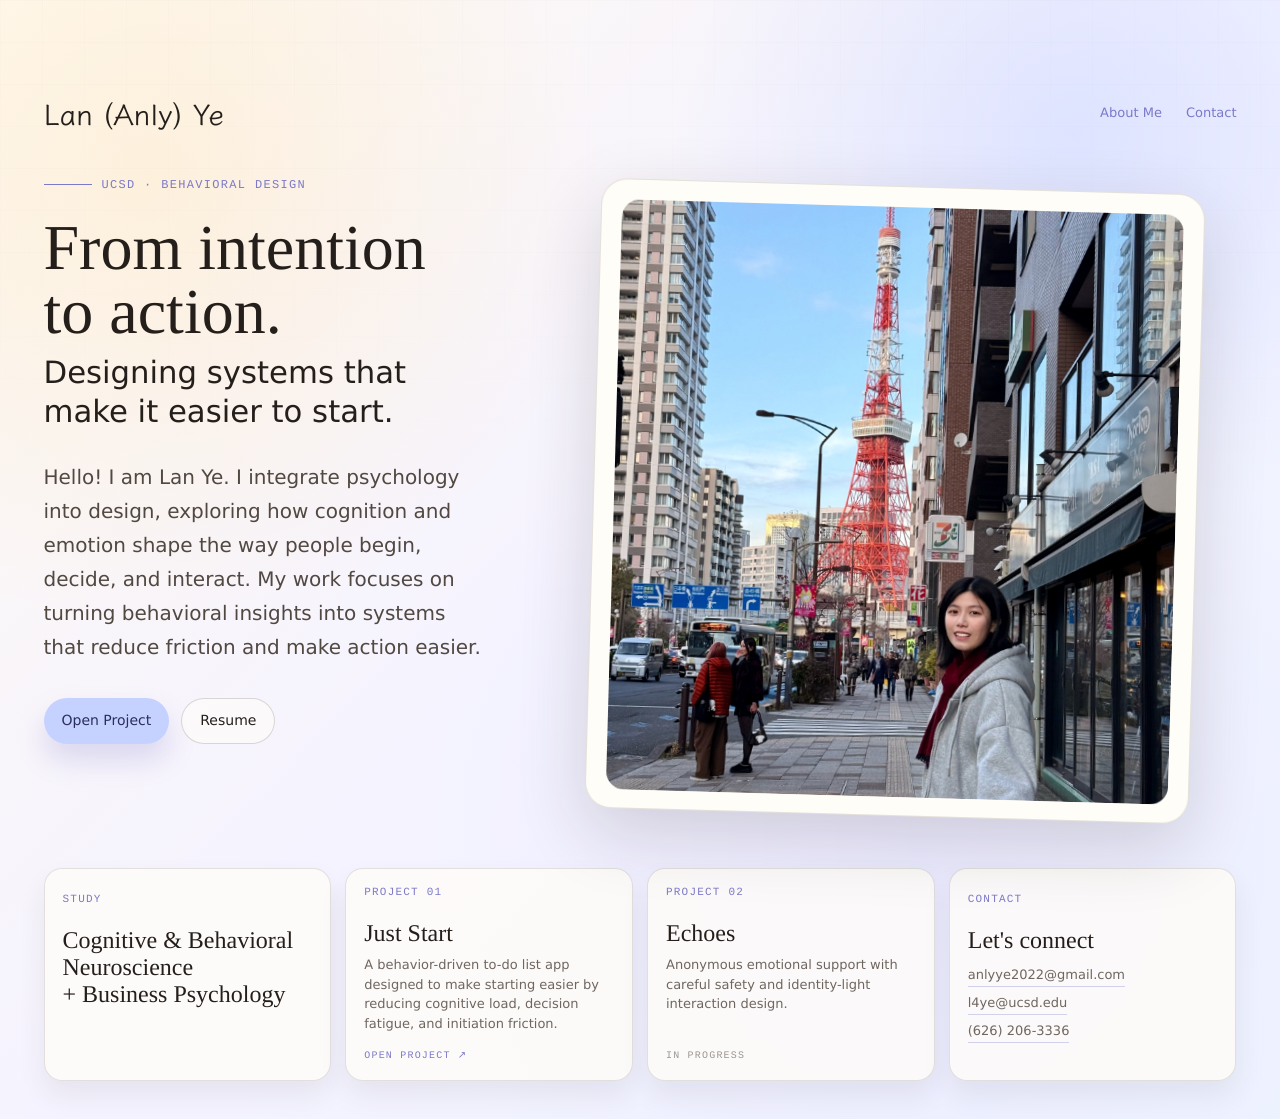
<file: index.html>
<!doctype html>
<html lang="en">
  <head>
    <meta charset="utf-8" />
    <meta name="viewport" content="width=device-width, initial-scale=1" />
    <title>Lan Ye Personal Site</title>
    <link
      rel="icon"
      href="data:image/svg+xml,%3Csvg xmlns='http://www.w3.org/2000/svg' viewBox='0 0 32 32'%3E%3Crect width='32' height='32' rx='8' fill='%23fbf6ed'/%3E%3Cpath d='M7 23V8h3v12h7v3H7Zm11 0V8h3l4 15h-3l-.7-3h-3.8l-.7 3H18Zm.2-5.6h2.5L19.5 12h-.1l-1.2 5.4Z' fill='%23d74732'/%3E%3C/svg%3E"
    />
    <meta
      name="description"
      content="Lan Ye personal website, integrating a Tokyo Tower portrait, project work, and resume entry."
    />
    <link rel="preconnect" href="https://fonts.googleapis.com" />
    <link rel="preconnect" href="https://fonts.gstatic.com" crossorigin />
    <link
      href="https://fonts.googleapis.com/css2?family=Klee+One:wght@400;600&amp;display=swap"
      rel="stylesheet"
    />
    <link rel="stylesheet" href="assets/site.css" />
  </head>
  <body>
    <main>
      <section id="postcard" class="postcard" aria-label="Lan Ye personal site">
        <div class="postcard-shell">
          <nav class="postcard-nav" aria-label="Postcard navigation">
            <a class="postcard-mark" href="#postcard">Lan (Anly) Ye</a>
            <div class="postcard-links">
              <a href="#postcard-about">About Me</a>
              <a href="#postcard-contact">Contact</a>
            </div>
          </nav>

          <div class="postcard-hero">
            <div class="postcard-copy">
              <div class="eyebrow">UCSD · Behavioral Design</div>
              <h1>
                From intention to action.
                <span>Designing systems that make it easier to start.</span>
              </h1>
              <p class="postcard-lede">
                Hello! I am Lan Ye. I integrate psychology into design, exploring how cognition and
                emotion shape the way people begin, decide, and interact. My work focuses on turning
                behavioral insights into systems that reduce friction and make action easier.
              </p>
              <div class="postcard-actions">
                <a
                  class="primary-action"
                  href="https://money-node-59970788.figma.site/"
                  target="_blank"
                  rel="noopener"
                  >Open Project</a
                >
                <a class="ghost-action" href="assets/lan-ye-resume.html">Resume</a>
              </div>
            </div>

            <div class="postcard-photo-wrap" aria-label="Tokyo Tower portrait feature">
              <figure class="postcard-photo-card">
                <img
                  class="postcard-photo"
                  src="assets/tokyo-tower-lan-ye.jpg"
                  alt="Lan Ye standing on a Tokyo street with Tokyo Tower in the background"
                />
              </figure>
            </div>
          </div>

          <div class="postcard-modules">
            <article id="postcard-about" class="note-card">
              <span>Study</span>
              <h2>Cognitive & Behavioral Neuroscience<br />+ Business Psychology</h2>
            </article>
            <a
              id="postcard-projects"
              class="note-card project-card"
              href="https://money-node-59970788.figma.site/"
              target="_blank"
              rel="noopener"
            >
              <span>Project 01</span>
              <h2>Just Start</h2>
              <p>
                A behavior-driven to-do list app designed to make starting easier by reducing cognitive
                load, decision fatigue, and initiation friction.
              </p>
              <div class="project-status">Open project</div>
            </a>
            <article class="note-card project-card is-muted">
              <span>Project 02</span>
              <h2>Echoes</h2>
              <p>Anonymous emotional support with careful safety and identity-light interaction design.</p>
              <div class="project-status">In progress</div>
            </article>
            <article id="postcard-contact" class="note-card contact-card">
              <span>Contact</span>
              <h2>Let's connect</h2>
              <div class="contact-list" aria-label="Lan Ye contact information">
                <a href="mailto:anlyye2022@gmail.com">anlyye2022@gmail.com</a>
                <a href="mailto:l4ye@ucsd.edu">l4ye@ucsd.edu</a>
                <a href="tel:+16262063336">(626) 206-3336</a>
              </div>
            </article>
          </div>
        </div>
      </section>
    </main>

    <script src="assets/site.js" defer></script>
  </body>
</html>
</file>
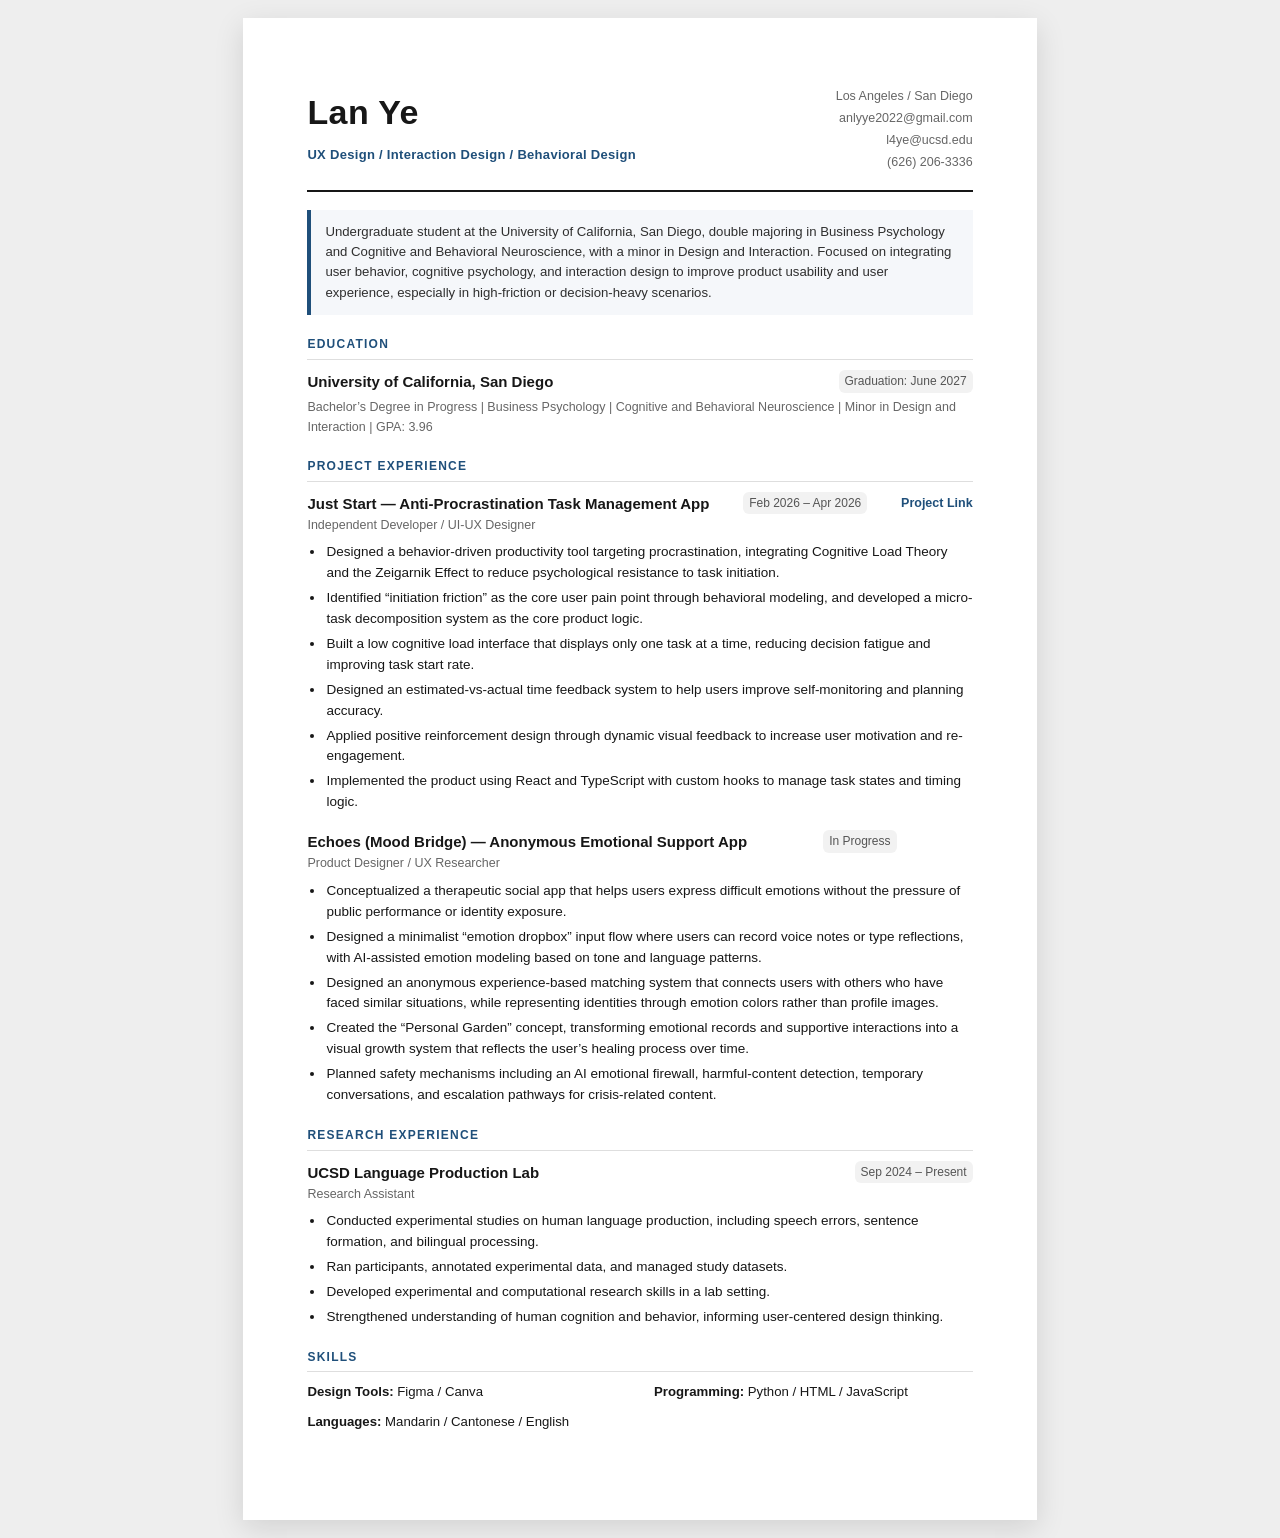
<file: assets/lan-ye-resume.html>
<!DOCTYPE html>
<html lang="en">
<head>
  <meta charset="UTF-8" />
  <meta name="viewport" content="width=device-width, initial-scale=1.0" />
  <title>Lan Ye Resume</title>
  <link
    rel="icon"
    href="data:image/svg+xml,%3Csvg xmlns='http://www.w3.org/2000/svg' viewBox='0 0 32 32'%3E%3Crect width='32' height='32' rx='8' fill='%23f5f7fa'/%3E%3Cpath d='M7 23V8h3v12h7v3H7Zm11 0V8h3l4 15h-3l-.7-3h-3.8l-.7 3H18Zm.2-5.6h2.5L19.5 12h-.1l-1.2 5.4Z' fill='%231f4f7a'/%3E%3C/svg%3E"
  />
  <style>
    :root {
      --paper: #ffffff;
      --text: #171717;
      --muted: #666666;
      --line: #dedede;
      --accent: #1f4f7a;
      --soft: #f5f7fa;
    }

    * { box-sizing: border-box; }

    body {
      margin: 0;
      background: #eeeeee;
      color: var(--text);
      font-family: -apple-system, BlinkMacSystemFont, "Inter", "Segoe UI", Arial, sans-serif;
      line-height: 1.55;
      font-size: 13.5px;
    }

    .page {
      width: 210mm;
      min-height: 297mm;
      margin: 18px auto;
      background: var(--paper);
      padding: 18mm 17mm;
      box-shadow: 0 8px 28px rgba(0,0,0,0.12);
    }

    .header {
      display: flex;
      justify-content: space-between;
      align-items: flex-start;
      gap: 24px;
      padding-bottom: 16px;
      border-bottom: 2px solid var(--text);
      margin-bottom: 18px;
    }

    .name {
      margin: 0;
      font-size: 34px;
      font-weight: 750;
      letter-spacing: 0.4px;
    }

    .role {
      margin: 6px 0 0;
      font-size: 13px;
      color: var(--accent);
      font-weight: 650;
      letter-spacing: 0.3px;
    }

    .contact {
      text-align: right;
      font-size: 12.5px;
      color: var(--muted);
      line-height: 1.75;
      white-space: nowrap;
    }

    .summary {
      font-size: 13.2px;
      color: #2f2f2f;
      margin: 0 0 20px;
      padding: 12px 14px;
      background: var(--soft);
      border-left: 4px solid var(--accent);
    }

    .section {
      margin-bottom: 20px;
      break-inside: avoid;
      page-break-inside: avoid;
    }

    .section h2 {
      margin: 0 0 10px;
      font-size: 12px;
      color: var(--accent);
      letter-spacing: 1.25px;
      text-transform: uppercase;
      padding-bottom: 5px;
      border-bottom: 1px solid var(--line);
    }

    .item {
      margin-bottom: 17px;
      break-inside: avoid;
      page-break-inside: avoid;
    }

    .item-head {
      display: flex;
      align-items: center;
      justify-content: space-between;
      flex-wrap: nowrap;
      justify-content: space-between;
      align-items: flex-start;
      gap: 18px;
      margin-bottom: 5px;
    }

    .item-title {
      flex: 1;
      min-width: 0;
      font-size: 15px;
      font-weight: 750;
    }

    .item-subtitle {
      font-size: 12.5px;
      color: var(--muted);
      margin-top: 1px;
    }

    .date {
      font-size: 12px;
      color: #555;
      background: #f0f0f0;
      padding: 3px 8px;
      border-radius: 999px;
      white-space: nowrap;
      font-weight: 500;
    }

    .meta {
      font-size: 12.5px;
      color: var(--muted);
      margin-top: 2px;
    }

    a {
      color: var(--accent);
      text-decoration: none;
      font-weight: 600;
    }

    ul {
      margin: 7px 0 0 18px;
      padding: 0;
    }

    li {
      margin: 4px 0;
      padding-left: 1px;
    }

    .skills {
      display: grid;
      grid-template-columns: 1fr 1fr;
      gap: 9px 28px;
      font-size: 13.2px;
    }

    .skills div strong {
      color: var(--text);
      font-weight: 700;
    }

    /* Force page 2 to begin at Research Experience */
    .section:nth-of-type(4) {
      break-before: page;
      page-break-before: always;
      padding-top: 0;
    }

    @page {
      size: A4;
      margin: 0;
    }

    @media print {
      body {
        background: #fff;
      }

      .page {
        width: 210mm;
        min-height: 297mm;
        margin: 0;
        box-shadow: none;
        padding: 18mm 17mm;
      }

      .section,
      .item {
        break-inside: avoid;
        page-break-inside: avoid;
      }

      a {
        color: var(--accent);
        text-decoration: none;
      }
    }

    @media screen and (max-width: 900px) {
      .page {
        width: auto;
        min-height: auto;
        margin: 0;
        padding: 28px 22px;
      }

      .header,
      .item-head {
        flex-direction: column;
      }

      .contact {
        text-align: left;
        white-space: normal;
      }

      .skills {
        grid-template-columns: 1fr;
      }
    }
  </style>
</head>
<body>
  <main class="page">
    <header class="header">
      <div>
        <h1 class="name">Lan Ye</h1>
        <p class="role">UX Design / Interaction Design / Behavioral Design</p>
      </div>
      <div class="contact">
        <div>Los Angeles / San Diego</div>
        <div>anlyye2022@gmail.com<br/>l4ye@ucsd.edu<br/>(626) 206-3336</div>
      </div>
    </header>

    <section class="summary">
      Undergraduate student at the University of California, San Diego, double majoring in Business Psychology and Cognitive and Behavioral Neuroscience, with a minor in Design and Interaction. Focused on integrating user behavior, cognitive psychology, and interaction design to improve product usability and user experience, especially in high-friction or decision-heavy scenarios.
    </section>

    <section class="section">
      <h2>Education</h2>
      <div class="item">
        <div class="item-head">
          <div class="item-title">University of California, San Diego</div>
          <div class="date" style="background:#f2f2f2;padding:2px 6px;border-radius:6px;">Graduation: June 2027</div>
        </div>
        <div class="meta">Bachelor’s Degree in Progress | Business Psychology | Cognitive and Behavioral Neuroscience | Minor in Design and Interaction | GPA: 3.96</div>
      </div>
    </section>

    <section class="section">
      <h2>Project Experience</h2>
      <div class="item">
        <div class="item-head">
          <div>
            <div class="item-title">Just Start — Anti-Procrastination Task Management App</div>
            <div class="item-subtitle">Independent Developer / UI-UX Designer</div>
          </div>
          <div class="date" style="background:#f2f2f2;padding:2px 6px;border-radius:6px;">Feb 2026 – Apr 2026</div>
        <div class="item-head">
            <div class="meta"><a href="https://money-node-59970788.figma.site/" target="_blank">Project Link</a></div>
          </div>
        </div>
        <ul>
          <li>Designed a behavior-driven productivity tool targeting procrastination, integrating Cognitive Load Theory and the Zeigarnik Effect to reduce psychological resistance to task initiation.</li>
          <li>Identified “initiation friction” as the core user pain point through behavioral modeling, and developed a micro-task decomposition system as the core product logic.</li>
          <li>Built a low cognitive load interface that displays only one task at a time, reducing decision fatigue and improving task start rate.</li>
          <li>Designed an estimated-vs-actual time feedback system to help users improve self-monitoring and planning accuracy.</li>
          <li>Applied positive reinforcement design through dynamic visual feedback to increase user motivation and re-engagement.</li>
          <li>Implemented the product using React and TypeScript with custom hooks to manage task states and timing logic.</li>
        </ul>
      </div>

      <div class="item">
        <div class="item-head">
          <div>
            <div class="item-title">Echoes (Mood Bridge) — Anonymous Emotional Support App</div>
            <div class="item-subtitle">Product Designer / UX Researcher</div>
          </div>
          <div class="date" style="background:#f2f2f2;padding:2px 6px;border-radius:6px;">In Progress</div>
        <div class="item-head">
          </div>
        </div>
        <ul>
          <li>Conceptualized a therapeutic social app that helps users express difficult emotions without the pressure of public performance or identity exposure.</li>
          <li>Designed a minimalist “emotion dropbox” input flow where users can record voice notes or type reflections, with AI-assisted emotion modeling based on tone and language patterns.</li>
                    <li>Designed an anonymous experience-based matching system that connects users with others who have faced similar situations, while representing identities through emotion colors rather than profile images.</li>
          <li>Created the “Personal Garden” concept, transforming emotional records and supportive interactions into a visual growth system that reflects the user’s healing process over time.</li>
          <li>Planned safety mechanisms including an AI emotional firewall, harmful-content detection, temporary conversations, and escalation pathways for crisis-related content.</li>
        </ul>
      </div>
    </section>

    <section class="section">
      <h2>Research Experience</h2>
      <div class="item">
        <div class="item-head">
          <div>
            <div class="item-title">UCSD Language Production Lab</div>
            <div class="item-subtitle">Research Assistant</div>
          </div>
          <div class="date" style="background:#f2f2f2;padding:2px 6px;border-radius:6px;">Sep 2024 – Present</div>
        </div>
        <ul>
          <li>Conducted experimental studies on human language production, including speech errors, sentence formation, and bilingual processing.</li>
          <li>Ran participants, annotated experimental data, and managed study datasets.</li>
          <li>Developed experimental and computational research skills in a lab setting.</li>
          <li>Strengthened understanding of human cognition and behavior, informing user-centered design thinking.</li>
        </ul>
      </div>
    </section>

    <section class="section">
      <h2>Skills</h2>
      <div class="skills">
        <div><strong>Design Tools:</strong> Figma / Canva</div>
        <div><strong>Programming:</strong> Python / HTML / JavaScript</div>
        <div><strong>Languages:</strong> Mandarin / Cantonese / English</div>
      </div>
    </section>
  </main>
</body>
</html>
</file>
<file: assets/site.css>
:root {
  --ink: #251f1c;
  --ink-soft: #6f6660;
  --ivory: #fbf6ed;
  --paper: #fffdf8;
  --line: rgba(38, 30, 24, 0.16);
  --red: #c5d2ff;
  --red-dark: #7c79c9;
  --sage: #81957f;
  --blue: #cfe4f4;
  --shadow: 0 24px 70px rgba(42, 31, 24, 0.16);
  --sans: Inter, ui-sans-serif, system-ui, -apple-system, BlinkMacSystemFont, "Segoe UI", sans-serif;
  --serif: "Times New Roman", Georgia, Cambria, serif;
  --mono: "SFMono-Regular", "SF Mono", Consolas, monospace;
}

* {
  box-sizing: border-box;
}

html {
  scroll-behavior: smooth;
}

body {
  margin: 0;
  background: #f1eff8;
  color: var(--ink);
  font-family: var(--sans);
  text-rendering: geometricPrecision;
}

a {
  color: inherit;
  text-decoration: none;
}

img {
  display: block;
  max-width: 100%;
}

button {
  font: inherit;
}

.postcard {
  overflow: hidden;
  background:
    radial-gradient(circle at 12% 16%, rgba(255, 224, 170, 0.34), transparent 28rem),
    radial-gradient(circle at 84% 12%, rgba(197, 210, 255, 0.48), transparent 25rem),
    radial-gradient(circle at 72% 76%, rgba(226, 220, 255, 0.36), transparent 31rem),
    linear-gradient(135deg, #fffaf2 0%, #f5f3ff 48%, #eef3ff 100%);
}

.postcard::before {
  position: fixed;
  inset: 0;
  pointer-events: none;
  content: "";
  opacity: 0.24;
  background-image:
    linear-gradient(rgba(37, 31, 28, 0.06) 1px, transparent 1px),
    linear-gradient(90deg, rgba(37, 31, 28, 0.04) 1px, transparent 1px);
  background-size: 42px 42px;
  mask-image: linear-gradient(to bottom, #000, transparent 72%);
  animation: grainDrift 18s linear infinite;
}

.postcard-shell {
  position: relative;
  width: min(1440px, 100%);
  min-height: 100vh;
  margin: 0 auto;
  padding: 78px clamp(18px, 3.4vw, 52px) 38px;
}

.postcard-nav {
  position: relative;
  z-index: 3;
  display: flex;
  align-items: center;
  justify-content: space-between;
  gap: 20px;
  padding: 14px 0 18px;
  animation: softRise 520ms 20ms cubic-bezier(0.19, 1, 0.22, 1) both;
}

.postcard-mark {
  display: flex;
  align-items: center;
  font-family: "Klee One", var(--sans);
  font-size: 29px;
  font-weight: 600;
}

.postcard-links {
  display: flex;
  align-items: center;
  gap: clamp(10px, 2vw, 24px);
  color: var(--red-dark);
  font-size: 13px;
}

.postcard-links a {
  position: relative;
  display: inline-flex;
  align-items: center;
  min-height: 34px;
  white-space: nowrap;
  transition:
    color 180ms ease,
    transform 180ms ease;
}

.postcard-links a::before {
  position: absolute;
  right: 0;
  bottom: 3px;
  left: 0;
  height: 1px;
  background: currentColor;
  content: "";
  opacity: 0;
  transform: scaleX(0.35);
  transform-origin: left center;
  transition:
    opacity 180ms ease,
    transform 220ms ease;
}

.postcard-links a:hover,
.postcard-links a:focus-visible {
  color: var(--ink);
  transform: translateY(-1px);
}

.postcard-links a:hover::before,
.postcard-links a:focus-visible::before {
  opacity: 0.48;
  transform: scaleX(1);
}

.postcard-hero {
  position: relative;
  z-index: 1;
  display: grid;
  grid-template-columns: minmax(280px, 0.9fr) minmax(420px, 1.45fr);
  gap: clamp(18px, 2.6vw, 36px);
  align-items: start;
}

.postcard-copy {
  padding: 18px 0 30px;
}

.eyebrow {
  display: inline-flex;
  align-items: center;
  gap: 10px;
  margin-bottom: 24px;
  color: var(--red-dark);
  font-family: var(--mono);
  font-size: 12px;
  letter-spacing: 0.11em;
  text-transform: uppercase;
}

.eyebrow::before {
  width: 48px;
  height: 1px;
  background: currentColor;
  content: "";
  transform-origin: left center;
  animation: lineDraw 520ms 100ms ease both;
}

.postcard h1 {
  margin: 0;
  font-family: var(--serif);
  font-weight: 400;
  letter-spacing: 0;
}

.postcard h1 {
  max-width: 620px;
  font-size: 64px;
  line-height: 1;
  animation: titleRise 620ms cubic-bezier(0.19, 1, 0.22, 1) both;
}

.postcard h1 span {
  display: block;
  margin-top: 10px;
  font-family: var(--sans);
  font-size: 0.48em;
  font-weight: 400;
  line-height: 1.28;
}

.postcard-lede {
  max-width: 438px;
  margin: 28px 0 0;
  color: #514842;
  font-size: 20px;
  line-height: 1.7;
  animation: softRise 680ms 80ms cubic-bezier(0.19, 1, 0.22, 1) both;
}

.postcard-actions {
  display: flex;
  flex-wrap: wrap;
  gap: 12px;
  margin-top: 34px;
}

.primary-action,
.ghost-action {
  display: inline-flex;
  align-items: center;
  justify-content: center;
  min-height: 46px;
  padding: 0 18px;
  border-radius: 999px;
  font-size: 14px;
  transition:
    border-color 180ms ease,
    background 180ms ease,
    box-shadow 180ms ease,
    color 180ms ease,
    transform 180ms ease;
}

.primary-action {
  color: #2b2d5f;
  background: var(--red);
  box-shadow: 0 16px 28px rgba(124, 121, 201, 0.24);
}

.ghost-action {
  border: 1px solid var(--line);
  color: var(--ink);
  background: rgba(255, 253, 248, 0.58);
}

.primary-action:hover,
.primary-action:focus-visible,
.ghost-action:hover,
.ghost-action:focus-visible {
  transform: translateY(-2px);
}

.primary-action:hover,
.primary-action:focus-visible {
  background: #b8c6ff;
  box-shadow: 0 20px 34px rgba(124, 121, 201, 0.3);
}

.ghost-action:hover,
.ghost-action:focus-visible {
  border-color: rgba(37, 31, 28, 0.32);
  background: rgba(255, 253, 248, 0.86);
}

.postcard-photo-wrap {
  position: relative;
  min-height: 680px;
}

.postcard-photo-card {
  position: absolute;
  inset: 18px 0 0 32px;
  padding: clamp(12px, 1.6vw, 20px);
  border: 1px solid rgba(68, 50, 38, 0.14);
  border-radius: 26px;
  background: #fffdf8;
  box-shadow: var(--shadow);
  transform: rotate(1.6deg) rotateX(var(--tilt-y, 0deg)) rotateY(var(--tilt-x, 0deg));
  transform-style: preserve-3d;
  transition:
    box-shadow 240ms ease,
    transform 240ms ease;
  animation: postcardFloat 8s ease-in-out infinite;
}

.postcard-photo {
  width: 100%;
  height: 590px;
  border-radius: 18px;
  object-fit: cover;
  object-position: calc(61% + var(--photo-x, 0px)) calc(50% + var(--photo-y, 0px));
  filter: saturate(0.95) contrast(1.02);
  transition:
    filter 260ms ease,
    object-position 260ms ease,
    transform 260ms ease;
}

.postcard-photo-card:hover {
  box-shadow: 0 30px 86px rgba(42, 31, 24, 0.2);
}

.postcard-photo-card:hover .postcard-photo {
  filter: saturate(1.02) contrast(1.04);
  transform: scale(1.012);
}

.postcard-modules {
  display: grid;
  grid-template-columns: repeat(4, minmax(0, 1fr));
  gap: 14px;
  margin-top: 36px;
}

.note-card {
  min-height: 142px;
  padding: 18px;
  border: 1px solid rgba(37, 31, 28, 0.12);
  border-radius: 18px;
  background: rgba(255, 253, 248, 0.78);
  box-shadow: 0 14px 28px rgba(69, 50, 36, 0.08);
  transition:
    background 200ms ease,
    box-shadow 220ms ease,
    transform 220ms ease;
}

.note-card:hover,
.note-card:focus-within {
  background: rgba(255, 253, 248, 0.96);
  box-shadow: 0 22px 42px rgba(69, 50, 36, 0.12);
  transform: translateY(-4px);
}

.note-card span {
  color: var(--red-dark);
  font-family: var(--mono);
  font-size: 11px;
  letter-spacing: 0.11em;
  text-transform: uppercase;
}

.note-card h2 {
  margin: 22px 0 8px;
  font-family: var(--serif);
  font-size: 24px;
  font-weight: 400;
}

.note-card p {
  margin: 0;
  color: var(--ink-soft);
  font-size: 13px;
  line-height: 1.5;
}

.contact-list {
  display: grid;
  gap: 8px;
  margin-top: 12px;
  color: var(--ink-soft);
  font-size: 13px;
  line-height: 1.45;
}

.contact-list a {
  width: fit-content;
  border-bottom: 1px solid rgba(124, 121, 201, 0.32);
  color: inherit;
  transition:
    border-color 180ms ease,
    color 180ms ease;
}

.contact-list a:hover,
.contact-list a:focus-visible {
  border-color: currentColor;
  color: var(--red-dark);
}

.project-card {
  color: inherit;
  display: flex;
  flex-direction: column;
}

.project-status {
  width: fit-content;
  margin-top: auto;
  padding-top: 16px;
  color: var(--red-dark);
  font-family: var(--mono);
  font-size: 10px;
  letter-spacing: 0.12em;
  text-transform: uppercase;
  transition:
    color 180ms ease,
    opacity 180ms ease,
    transform 180ms ease;
}

a.project-card .project-status::after {
  content: " ↗";
}

a.project-card:hover .project-status,
a.project-card:focus-visible .project-status {
  transform: translateX(3px);
}

.is-muted {
  cursor: default;
}

.is-muted .project-status {
  color: var(--ink-soft);
  opacity: 0.68;
}

.note-card.is-muted:hover,
.note-card.is-muted:focus-within {
  box-shadow: 0 14px 28px rgba(69, 50, 36, 0.08);
  transform: translateY(-1px);
}

.motion-observed {
  opacity: 0;
  transform: translateY(14px);
}

.motion-observed.is-visible {
  opacity: 1;
  transform: translateY(0);
}

.note-card.motion-observed.is-visible:hover,
.note-card.motion-observed.is-visible:focus-within {
  transform: translateY(-4px);
}

@keyframes titleRise {
  from {
    opacity: 0;
    transform: translateY(18px);
  }

  to {
    opacity: 1;
    transform: translateY(0);
  }
}

@keyframes softRise {
  from {
    opacity: 0;
    transform: translateY(10px);
  }

  to {
    opacity: 1;
    transform: translateY(0);
  }
}

@keyframes lineDraw {
  from {
    transform: scaleX(0);
  }

  to {
    transform: scaleX(1);
  }
}

@keyframes pulseDot {
  0%,
  100% {
    box-shadow: 0 0 0 0 rgba(215, 71, 50, 0.18);
  }

  50% {
    box-shadow: 0 0 0 7px rgba(215, 71, 50, 0);
  }
}

@keyframes grainDrift {
  from {
    background-position: 0 0;
  }

  to {
    background-position: 42px 42px;
  }
}

@keyframes postcardFloat {
  0%,
  100% {
    translate: 0 0;
  }

  50% {
    translate: 0 -6px;
  }
}

@media (max-width: 1020px) {
  .postcard-hero {
    grid-template-columns: 1fr;
  }

  .postcard-photo-wrap {
    min-height: 560px;
  }

  .postcard-photo-card {
    position: relative;
    inset: auto;
  }

  .postcard-modules {
    grid-template-columns: repeat(2, minmax(0, 1fr));
  }
}

@media (max-width: 720px) {
  .postcard-nav {
    align-items: flex-start;
    flex-direction: column;
  }

  .postcard-links {
    flex-wrap: wrap;
    justify-content: flex-start;
  }

  .postcard-shell {
    padding-top: 82px;
  }

  .postcard h1 {
    font-size: 40px;
    line-height: 1;
  }

  .postcard h1 span {
    margin-top: 8px;
    font-size: 0.72em;
  }

  .postcard-photo-wrap {
    min-height: 430px;
  }

  .postcard-photo {
    height: 430px;
  }

  .postcard-modules {
    grid-template-columns: 1fr;
  }
}

@media (prefers-reduced-motion: reduce) {
  *,
  *::before,
  *::after {
    animation-duration: 0.001ms !important;
    animation-iteration-count: 1 !important;
    scroll-behavior: auto !important;
    transition-duration: 0.001ms !important;
  }

  .postcard-photo-card {
    transform: none !important;
  }
}
</file>
